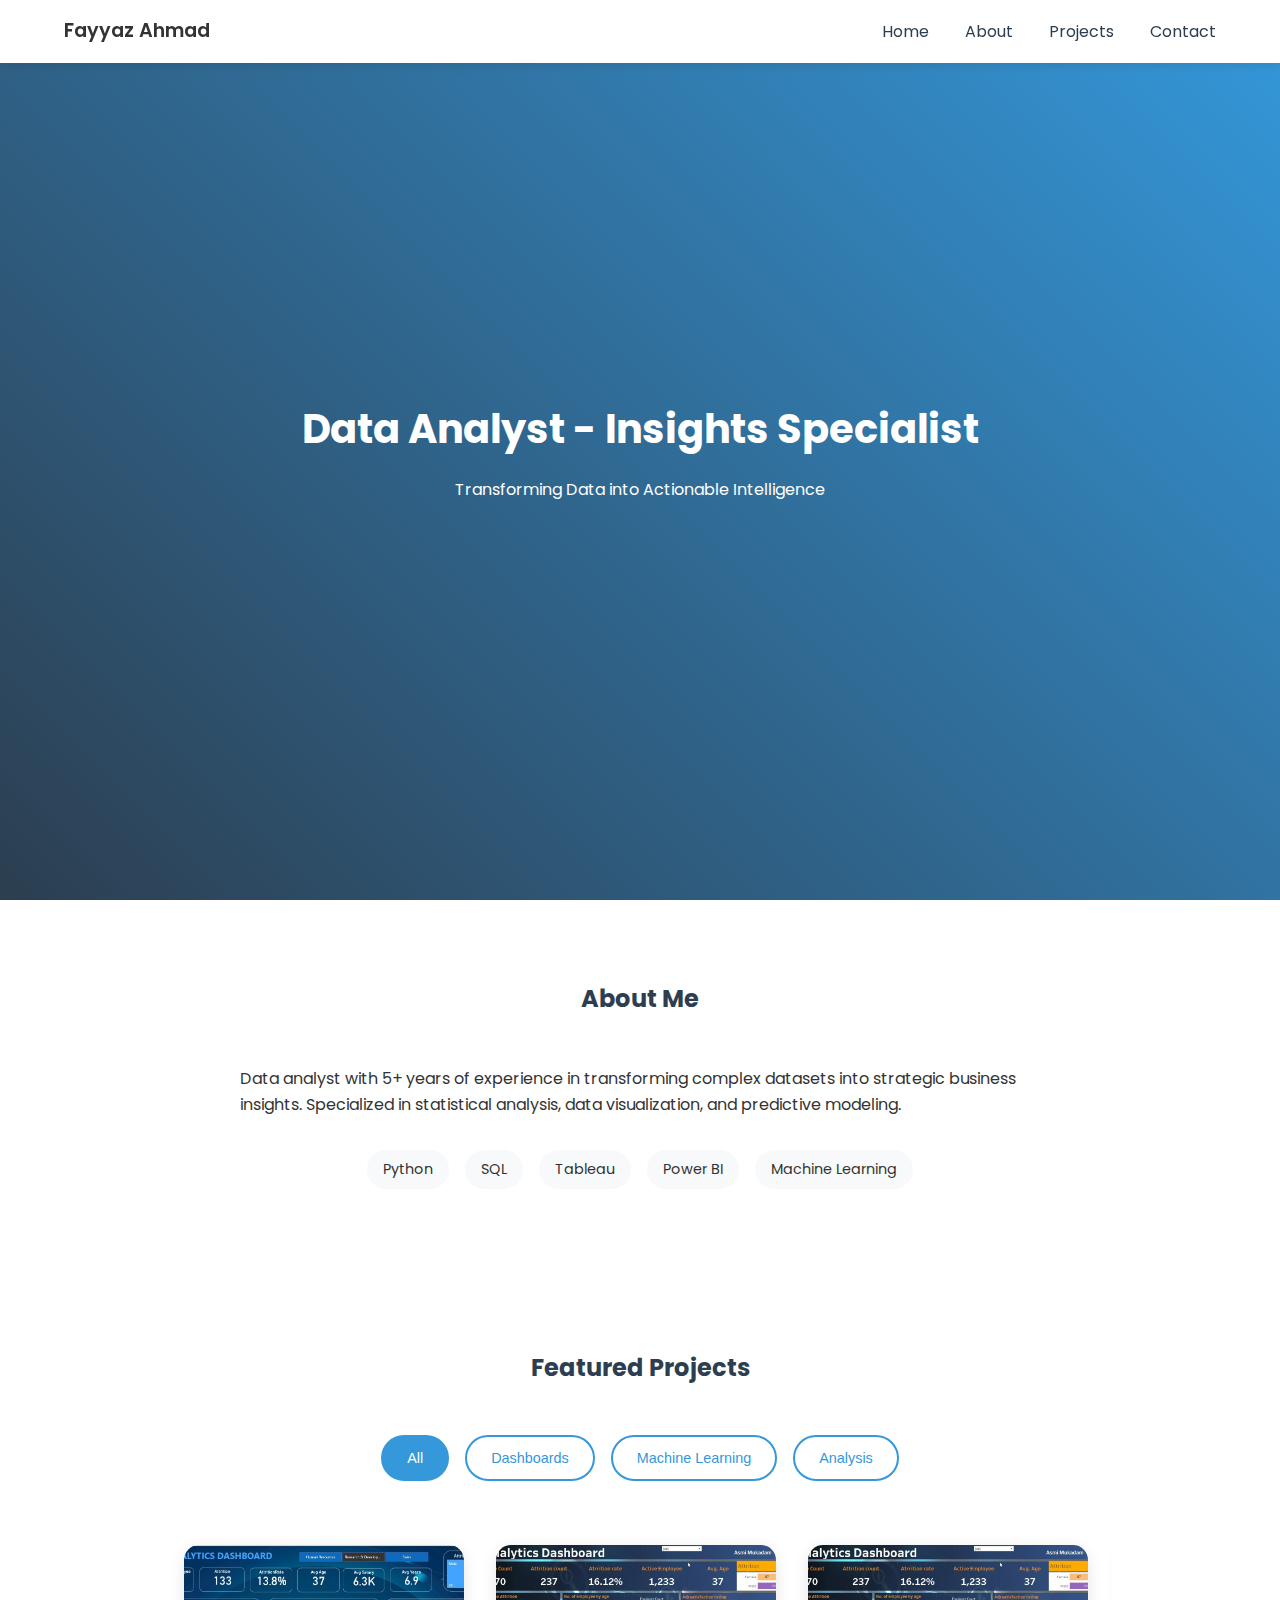
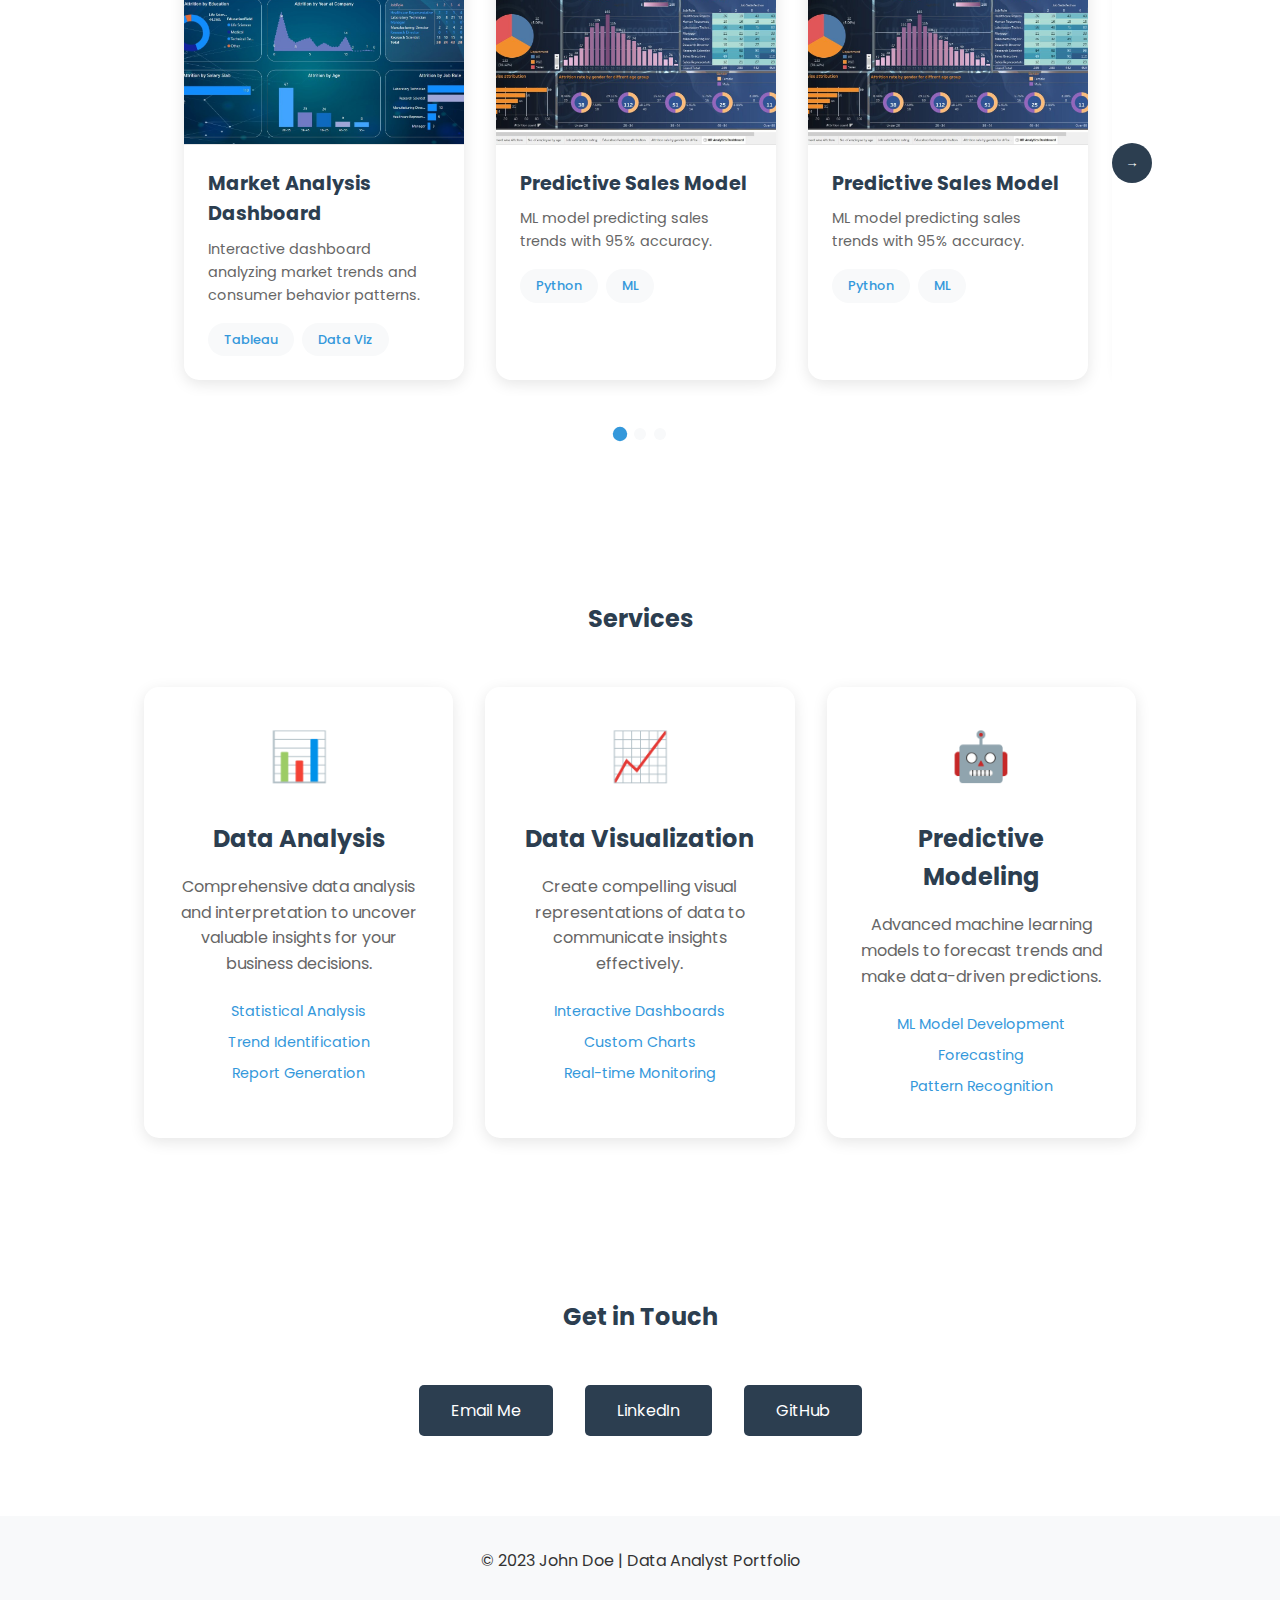
<file: index.html>
<!DOCTYPE html>
<html lang="en">
<head>
    <meta charset="UTF-8">
    <meta name="viewport" content="width=device-width, initial-scale=1.0">
    <title>Data Analyst Portfolio</title>
    <link href="https://fonts.googleapis.com/css2?family=Poppins:wght@300;400;600&display=swap" rel="stylesheet">
    <link rel="stylesheet" href="styles.css">
</head>
<body>
    <nav class="navbar">
        <div class="nav-brand">Fayyaz Ahmad</div>
        <button class="mobile-nav-toggle">☰</button>
        <div class="nav-links">
            <a href="#hero">Home</a>
            <a href="#about">About</a>
            <a href="#projects">Projects</a>
            <a href="#contact">Contact</a>
        </div>
    </nav>

    <section id="hero" class="hero-section">
        <div class="hero-content">
            <h1>Data Analyst - Insights Specialist</h1>
            <p>Transforming Data into Actionable Intelligence</p>
        </div>
    </section>

    <section id="about" class="section">
        <h2>About Me</h2>
        <div class="about-content">
            <div class="about-text">
                <p>Data analyst with 5+ years of experience in transforming complex datasets into strategic business insights. Specialized in statistical analysis, data visualization, and predictive modeling.</p>
            </div>
            <div class="skills">
                <span class="skill-tag">Python</span>
                <span class="skill-tag">SQL</span>
                <span class="skill-tag">Tableau</span>
                <span class="skill-tag">Power BI</span>
                <span class="skill-tag">Machine Learning</span>
            </div>
        </div>
    </section>

    <section id="projects" class="section">
        <h2>Featured Projects</h2>
        <div class="filter-container">
            <button class="filter-btn active" data-filter="all">All</button>
            <button class="filter-btn" data-filter="dashboard">Dashboards</button>
            <button class="filter-btn" data-filter="ml">Machine Learning</button>
            <button class="filter-btn" data-filter="analysis">Analysis</button>
        </div>
        <div class="projects-wrapper">
            <button class="scroll-btn prev-btn">&larr;</button>
            <div class="projects-grid">
                <div class="project-card" data-category="dashboard">
                    <a href="./projects/market-analysis.html" class="project-link">
                        <img src="./images/market-analysis.jpg" alt="Market Analysis">
                        <div class="project-content">
                            <h3>Market Analysis Dashboard</h3>
                            <p>Interactive dashboard analyzing market trends and consumer behavior patterns.</p>
                            <div class="project-tags">
                                <span>Tableau</span>
                                <span>Data Viz</span>
                            </div>
                        </div>
                    </a>
                </div>
                
                <div class="project-card" data-category="ml">
                    <img src="./images/sales-prediction.jpg" alt="Sales Prediction">
                    <div class="project-content">
                        <h3>Predictive Sales Model</h3>
                        <p>ML model predicting sales trends with 95% accuracy.</p>
                        <div class="project-tags">
                            <span>Python</span>
                            <span>ML</span>
                        </div>
                    </div>
                </div>

                <div class="project-card" data-category="ml">
                    <img src="./images/sales-prediction.jpg" alt="Sales Prediction">
                    <div class="project-content">
                        <h3>Predictive Sales Model</h3>
                        <p>ML model predicting sales trends with 95% accuracy.</p>
                        <div class="project-tags">
                            <span>Python</span>
                            <span>ML</span>
                        </div>
                    </div>
                </div>


                
                <div class="project-card" data-category="analysis">
                    <img src="./images/customer-segmentation.jpg" alt="Customer Segmentation">
                    <div class="project-content">
                        <h3>Customer Segmentation</h3>
                        <p>Advanced clustering analysis for targeted marketing strategies.</p>
                        <div class="project-tags">
                            <span>Python</span>
                            <span>Analytics</span>
                        </div>
                    </div>
                </div>
                <div class="project-card" data-category="analysis">
                    <img src="./images/stock.jpg" alt="Customer Segmentation">
                    <div class="project-content">
                        <h3>Customer Segmentation</h3>
                        <p>Advanced clustering analysis for targeted marketing strategies.</p>
                        <div class="project-tags">
                            <span>Python</span>
                            <span>Analytics</span>
                        </div>
                    </div>
                </div>
                <div class="project-card" data-category="analysis">
                    <img src="./images/hr_analytics.jpg" alt="Customer Segmentation">
                    <div class="project-content">
                        <h3>Customer Segmentation</h3>
                        <p>Advanced clustering analysis for targeted marketing strategies.</p>
                        <div class="project-tags">
                            <span>Python</span>
                            <span>Analytics</span>
                        </div>
                    </div>
                </div>
                <div class="project-card" data-category="analysis">
                    <img src="./images/hr_analytics.jpg" alt="Customer Segmentation">
                    <div class="project-content">
                        <h3>Customer Segmentation</h3>
                        <p>Advanced clustering analysis for targeted marketing strategies.</p>
                        <div class="project-tags">
                            <span>Python</span>
                            <span>Analytics</span>
                        </div>
                    </div>
                </div>
            </div>
            <button class="scroll-btn next-btn">&rarr;</button>
        </div>
        <div class="scroll-indicators">
            <!-- Dots will be added dynamically -->
        </div>
    </section>

    <section id="services" class="section">
        <h2>Services</h2>
        <div class="services-grid">
            <div class="service-card">
                <div class="service-icon">📊</div>
                <h3>Data Analysis</h3>
                <p>Comprehensive data analysis and interpretation to uncover valuable insights for your business decisions.</p>
                <ul class="service-features">
                    <li>Statistical Analysis</li>
                    <li>Trend Identification</li>
                    <li>Report Generation</li>
                </ul>
            </div>

            <div class="service-card">
                <div class="service-icon">📈</div>
                <h3>Data Visualization</h3>
                <p>Create compelling visual representations of data to communicate insights effectively.</p>
                <ul class="service-features">
                    <li>Interactive Dashboards</li>
                    <li>Custom Charts</li>
                    <li>Real-time Monitoring</li>
                </ul>
            </div>

            <div class="service-card">
                <div class="service-icon">🤖</div>
                <h3>Predictive Modeling</h3>
                <p>Advanced machine learning models to forecast trends and make data-driven predictions.</p>
                <ul class="service-features">
                    <li>ML Model Development</li>
                    <li>Forecasting</li>
                    <li>Pattern Recognition</li>
                </ul>
            </div>
        </div>
    </section>

    <section id="contact" class="section">
        <h2>Get in Touch</h2>
        <div class="contact-content">
            <a href="mailto:contact@example.com" class="contact-button">Email Me</a>
            <a href="https://linkedin.com" class="contact-button">LinkedIn</a>
            <a href="https://github.com" class="contact-button">GitHub</a>
        </div>
    </section>

    <footer>
        <p>&copy; 2023 John Doe | Data Analyst Portfolio</p>
    </footer>
    <script src="script.js"></script>
</body>
</html>
</file>
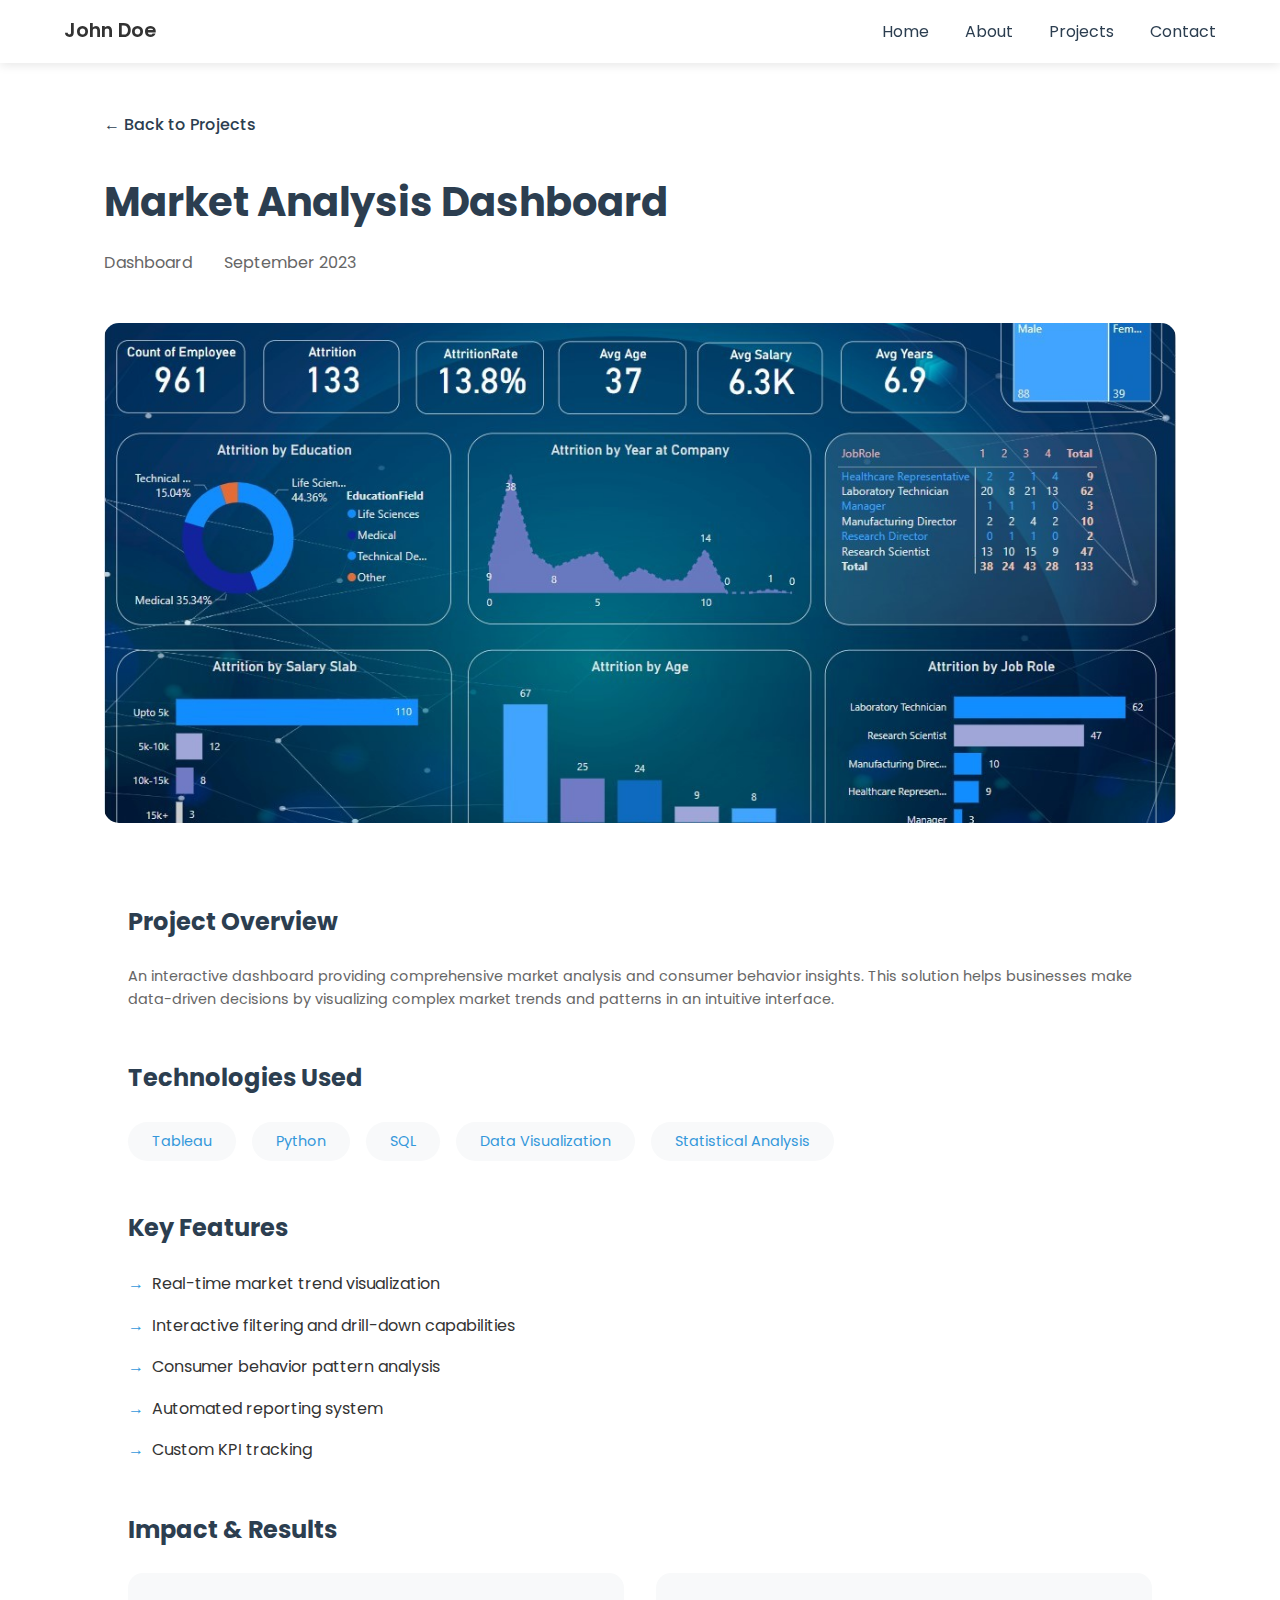
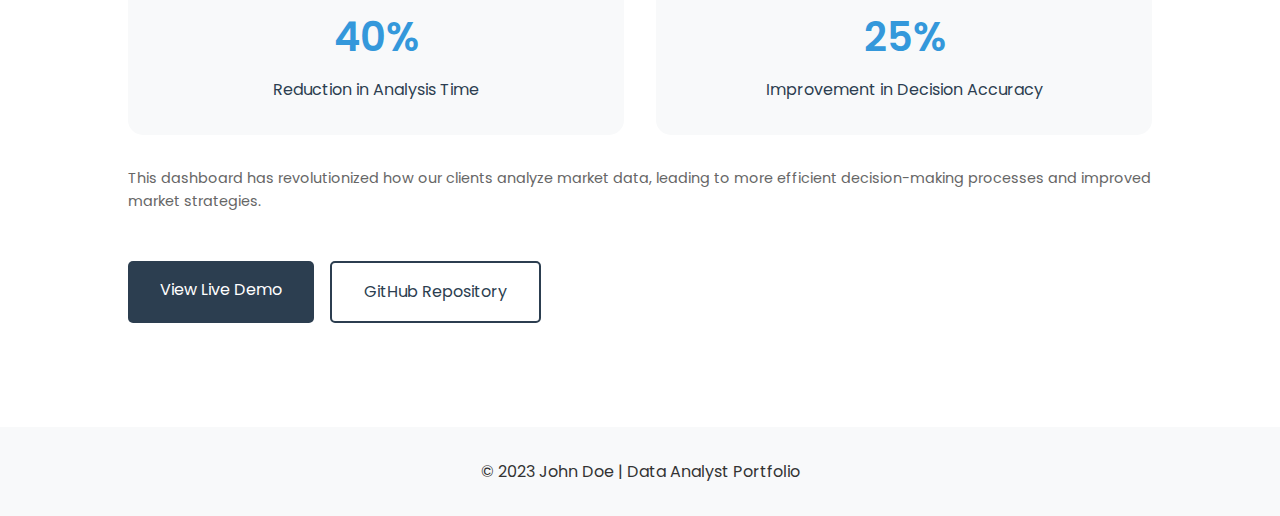
<file: projects/market-analysis.html>
<!DOCTYPE html>
<html lang="en">
<head>
    <meta charset="UTF-8">
    <meta name="viewport" content="width=device-width, initial-scale=1.0">
    <title>Market Analysis Dashboard - Project Details</title>
    <link href="https://fonts.googleapis.com/css2?family=Poppins:wght@300;400;600&display=swap" rel="stylesheet">
    <link rel="stylesheet" href="../styles.css">
    <link rel="stylesheet" href="../project-detail.css">
</head>
<body>
    <nav class="navbar">
        <div class="nav-brand">John Doe</div>
        <button class="mobile-nav-toggle">☰</button>
        <div class="nav-links">
            <a href="../index.html#hero">Home</a>
            <a href="../index.html#about">About</a>
            <a href="../index.html#projects">Projects</a>
            <a href="../index.html#contact">Contact</a>
        </div>
    </nav>

    <main class="project-detail">
        <div class="container">
            <a href="../index.html#projects" class="back-link">&larr; Back to Projects</a>
            
            <header class="project-header">
                <h1>Market Analysis Dashboard</h1>
                <div class="project-meta">
                    <span class="category">Dashboard</span>
                    <span class="date">September 2023</span>
                </div>
            </header>

            <div class="project-hero">
                <img src="../images/market-analysis.jpg" alt="Market Analysis Dashboard">
            </div>

            <div class="project-content">
                <section class="project-overview">
                    <h2>Project Overview</h2>
                    <p>An interactive dashboard providing comprehensive market analysis and consumer behavior insights. This solution helps businesses make data-driven decisions by visualizing complex market trends and patterns in an intuitive interface.</p>
                </section>

                <section class="project-tech">
                    <h2>Technologies Used</h2>
                    <div class="tech-stack">
                        <span>Tableau</span>
                        <span>Python</span>
                        <span>SQL</span>
                        <span>Data Visualization</span>
                        <span>Statistical Analysis</span>
                    </div>
                </section>

                <section class="project-features">
                    <h2>Key Features</h2>
                    <ul>
                        <li>Real-time market trend visualization</li>
                        <li>Interactive filtering and drill-down capabilities</li>
                        <li>Consumer behavior pattern analysis</li>
                        <li>Automated reporting system</li>
                        <li>Custom KPI tracking</li>
                    </ul>
                </section>

                <section class="project-impact">
                    <h2>Impact & Results</h2>
                    <div class="impact-metrics">
                        <div class="metric">
                            <span class="number">40%</span>
                            <span class="label">Reduction in Analysis Time</span>
                        </div>
                        <div class="metric">
                            <span class="number">25%</span>
                            <span class="label">Improvement in Decision Accuracy</span>
                        </div>
                    </div>
                    <p>This dashboard has revolutionized how our clients analyze market data, leading to more efficient decision-making processes and improved market strategies.</p>
                </section>

                <section class="project-links">
                    <a href="#" class="project-btn">View Live Demo</a>
                    <a href="#" class="project-btn secondary">GitHub Repository</a>
                </section>
            </div>
        </div>
    </main>

    <footer>
        <p>&copy; 2023 John Doe | Data Analyst Portfolio</p>
    </footer>
    <script src="../script.js"></script>
</body>
</html>
</file>
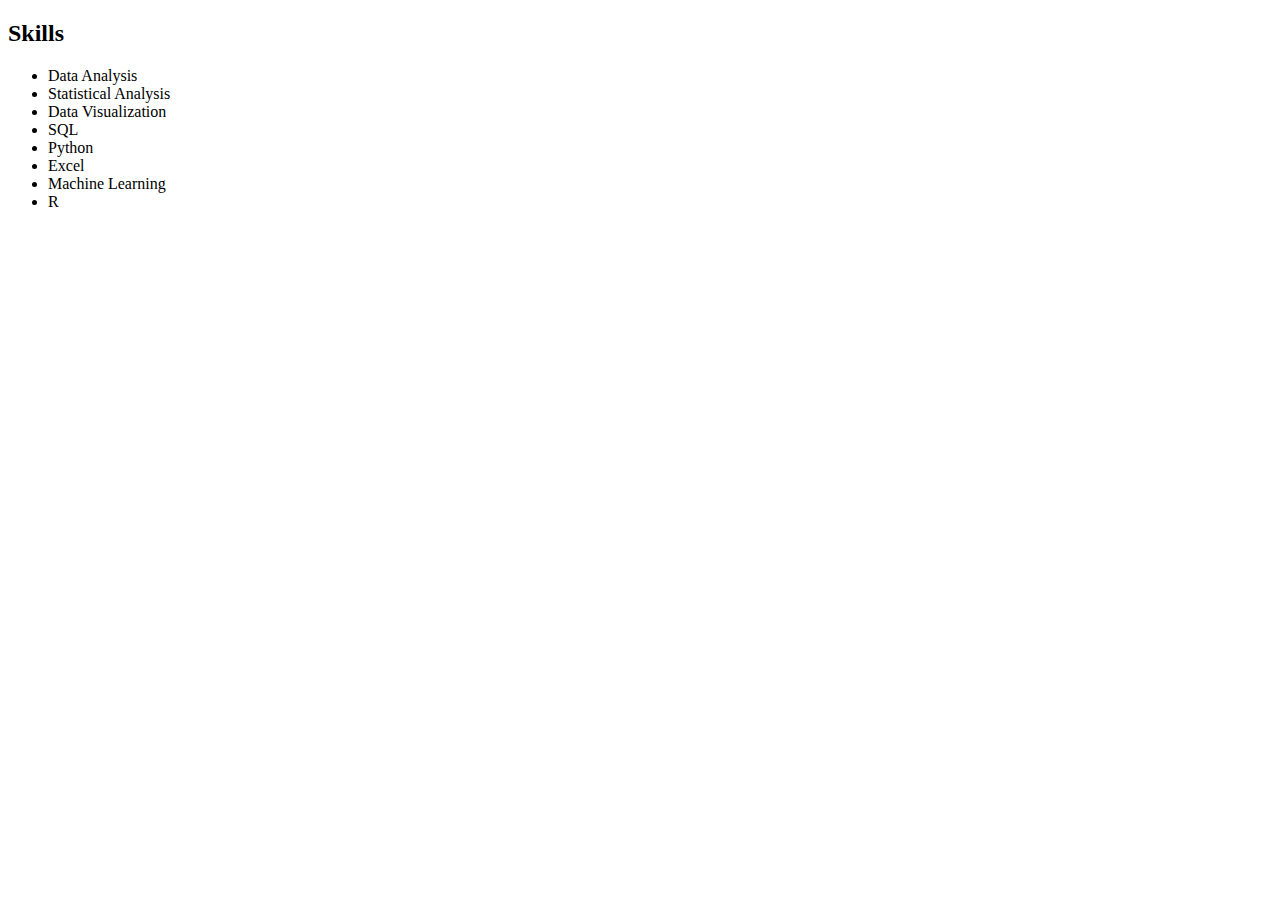
<file: src/sections/skills.html>
<!DOCTYPE html>
<html lang="en">
<head>
    <meta charset="UTF-8">
    <meta name="viewport" content="width=device-width, initial-scale=1.0">
    <title>Skills</title>
</head>
<body>
    <section id="skills">
        <h2>Skills</h2>
        <ul>
            <li>Data Analysis</li>
            <li>Statistical Analysis</li>
            <li>Data Visualization</li>
            <li>SQL</li>
            <li>Python</li>
            <li>Excel</li>
            <li>Machine Learning</li>
            <li>R</li>
        </ul>
    </section>
</body>
</html>
</file>
<file: styles.css>
:root {
    --primary-color: #2c3e50;
    --accent-color: #3498db;
    --text-color: #333;
    --light-bg: #f8f9fa;
}

* {
    margin: 0;
    padding: 0;
    box-sizing: border-box;
}

body {
    font-family: 'Poppins', sans-serif;
    line-height: 1.6;
    color: var(--text-color);
    scroll-behavior: smooth;
}

.navbar {
    position: fixed;
    width: 100%;
    padding: 1rem 5%;
    background: white;
    box-shadow: 0 2px 10px rgba(0,0,0,0.1);
    display: flex;
    justify-content: space-between;
    align-items: center;
    z-index: 1000;
}

.nav-brand {
    font-weight: 600;
    font-size: 1.2rem;
}

.nav-links a {
    margin-left: 2rem;
    text-decoration: none;
    color: var(--primary-color);
    transition: color 0.3s;
}

.nav-links a:hover {
    color: var(--accent-color);
}

.hero-section {
    height: 100vh;
    display: flex;
    align-items: center;
    justify-content: center;
    background: linear-gradient(45deg, var(--primary-color), var(--accent-color));
    color: white;
    text-align: center;
}

.hero-content h1 {
    font-size: 2.5rem;
    margin-bottom: 1rem;
}

.section {
    padding: 5rem 10%;
}

.section h2 {
    text-align: center;
    margin-bottom: 3rem;
    color: var(--primary-color);
}

.about-content {
    max-width: 800px;
    margin: 0 auto;
}

.skills {
    margin-top: 2rem;
    display: flex;
    flex-wrap: wrap;
    gap: 1rem;
    justify-content: center;
}

.skill-tag {
    padding: 0.5rem 1rem;
    background: var(--light-bg);
    border-radius: 20px;
    font-size: 0.9rem;
}

.projects-wrapper {
    position: relative;
    display: flex;
    align-items: center;
    margin: 2rem 0;
}

.projects-grid {
    display: flex;
    overflow-x: auto;
    gap: 2rem;
    padding: 1rem;
    margin: 0 40px;
    scroll-behavior: smooth;
    scrollbar-width: none; /* Firefox */
    -ms-overflow-style: none; /* IE and Edge */
    transition: all 0.6s cubic-bezier(0.4, 0, 0.2, 1);
}

.projects-grid::-webkit-scrollbar {
    display: none; /* Chrome, Safari and Opera */
}

.project-card {
    background: white;
    border-radius: 15px;
    overflow: hidden;
    box-shadow: 0 4px 15px rgba(0, 0, 0, 0.1);
    transition: all 0.4s ease;
    opacity: 1;
    transform: translateY(0);
    height: auto;
    visibility: visible;
    min-width: 280px;
    max-width: 280px;
    flex: 0 0 auto;
}

.project-card.hide {
    opacity: 0;
    transform: translateY(20px);
    height: 0;
    margin: 0;
    padding: 0;
    visibility: hidden;
}

.project-card img {
    width: 100%;
    height: 200px;
    object-fit: cover;
    border-bottom: 1px solid rgba(0, 0, 0, 0.1);
    border-radius: 8px 8px 0 0;
    display: block;
}

.project-card .project-link {
    text-decoration: none;
    color: inherit;
    display: block;
}

.project-card:hover {
    transform: translateY(-5px);
}

.project-content {
    padding: 1.5rem;
}

.project-content h3 {
    color: var(--primary-color);
    margin-bottom: 0.5rem;
    font-size: 1.2rem;
}

.project-content p {
    color: #666;
    font-size: 0.9rem;
    margin-bottom: 1rem;
}

.project-tags {
    display: flex;
    flex-wrap: wrap;
    gap: 0.5rem;
}

.project-tags span {
    background: var(--light-bg);
    color: var(--accent-color);
    padding: 0.4rem 1rem;
    border-radius: 20px;
    font-size: 0.8rem;
    font-weight: 500;
}

.scroll-btn {
    position: absolute;
    top: 50%;
    transform: translateY(-50%);
    background: var(--primary-color);
    color: white;
    border: none;
    width: 40px;
    height: 40px;
    border-radius: 50%;
    cursor: pointer;
    z-index: 10;
    transition: background-color 0.3s;
}

.scroll-btn:hover {
    background: var(--accent-color);
}

.prev-btn {
    left: 0;
}

.next-btn {
    right: 0;
}

.scroll-indicators {
    display: flex;
    justify-content: center;
    gap: 0.5rem;
    margin-top: 2rem;
}

.scroll-dot {
    width: 12px;
    height: 12px;
    border-radius: 50%;
    background: var(--light-bg);
    cursor: pointer;
    transition: all 0.3s ease;
}

.scroll-dot.active {
    background: var(--accent-color);
    transform: scale(1.2);
}

.filter-container {
    display: flex;
    justify-content: center;
    gap: 1rem;
    margin-bottom: 3rem;
    flex-wrap: wrap;
}

.filter-btn {
    padding: 0.8rem 1.5rem;
    border: 2px solid var(--accent-color);
    background: transparent;
    color: var(--accent-color);
    border-radius: 25px;
    cursor: pointer;
    transition: all 0.3s ease;
    font-size: 0.9rem;
    font-weight: 500;
}

.filter-btn:hover {
    background: var(--accent-color);
    color: white;
}

.filter-btn.active {
    background: var(--accent-color);
    color: white;
}

.contact-content {
    display: flex;
    justify-content: center;
    gap: 2rem;
    margin-top: 2rem;
}

.contact-button {
    padding: 0.8rem 2rem;
    background: var(--primary-color);
    color: white;
    text-decoration: none;
    border-radius: 5px;
    transition: background 0.3s;
}

.contact-button:hover {
    background: var(--accent-color);
}

footer {
    text-align: center;
    padding: 2rem;
    background: var(--light-bg);
}

.services-grid {
    display: grid;
    grid-template-columns: repeat(auto-fit, minmax(300px, 1fr));
    gap: 2rem;
    margin-top: 2rem;
    padding: 0 1rem;
}

.service-card {
    background: white;
    padding: 2rem;
    border-radius: 15px;
    box-shadow: 0 4px 15px rgba(0, 0, 0, 0.1);
    transition: transform 0.3s ease;
    text-align: center;
}

.service-card:hover {
    transform: translateY(-10px);
}

.service-icon {
    font-size: 3rem;
    margin-bottom: 1.5rem;
}

.service-card h3 {
    color: var(--primary-color);
    margin-bottom: 1rem;
    font-size: 1.5rem;
}

.service-card p {
    color: #666;
    margin-bottom: 1.5rem;
    line-height: 1.6;
}

.service-features {
    list-style: none;
    padding: 0;
    text-align: center;
}

.service-features li {
    margin: 0.5rem 0;
    color: var(--accent-color);
    font-size: 0.9rem;
}

/* Mobile Navigation */
.mobile-nav-toggle {
    display: none;
    background: none;
    border: none;
    font-size: 1.5rem;
    cursor: pointer;
    padding: 0.5rem;
    color: var(--primary-color);
    z-index: 1001;
}

/* Update media queries */
@media (max-width: 768px) {
    .mobile-nav-toggle {
        display: block;
    }

    .nav-links {
        position: fixed;
        top: 0;
        right: -100%;
        height: 100vh;
        width: 70%;
        background: white;
        padding: 80px 2rem 2rem;
        transition: right 0.3s ease;
        flex-direction: column;
        align-items: flex-start;
        box-shadow: -5px 0 15px rgba(0,0,0,0.1);
    }

    .nav-links.active {
        right: 0;
    }

    .nav-links a {
        margin: 1rem 0;
        font-size: 1.2rem;
        display: block;
    }

    .section {
        padding: 3rem 5%;
    }

    .hero-content h1 {
        font-size: 2rem;
    }

    .projects-wrapper {
        margin: 1rem -5%;
    }

    .projects-grid {
        gap: 1rem;
        padding: 0.5rem;
        margin: 0 30px;
    }

    .project-card {
        min-width: 260px;
        max-width: 260px;
    }

    .scroll-btn {
        width: 30px;
        height: 30px;
        font-size: 0.8rem;
    }

    .services-grid {
        gap: 1rem;
    }

    .service-card {
        padding: 1.5rem;
    }

    .contact-content {
        flex-direction: column;
        gap: 1rem;
    }

    .contact-button {
        text-align: center;
    }

    /* Improve touch targets */
    .filter-btn, .scroll-dot, .scroll-btn {
        min-height: 44px;
        min-width: 44px;
    }
}

/* Add styles for landscape mode */
@media (max-width: 768px) and (orientation: landscape) {
    .hero-section {
        min-height: 100vh;
        height: auto;
        padding: 6rem 0;
    }

    .nav-links {
        padding-top: 60px;
    }
}

/* Add styles for very small devices */
@media (max-width: 360px) {
    .project-card {
        min-width: 220px;
        max-width: 220px;
    }

    .filter-container {
        gap: 0.5rem;
    }

    .filter-btn {
        padding: 0.5rem 1rem;
        font-size: 0.8rem;
    }
}
</file>
<file: project-detail.css>
.project-detail {
    padding-top: 80px;
}

.container {
    max-width: 1200px;
    margin: 0 auto;
    padding: 2rem 5%;
}

.back-link {
    display: inline-block;
    color: var(--primary-color);
    text-decoration: none;
    margin-bottom: 2rem;
    font-weight: 500;
    transition: color 0.3s;
}

.back-link:hover {
    color: var(--accent-color);
}

.project-header {
    margin-bottom: 3rem;
}

.project-header h1 {
    font-size: 2.5rem;
    color: var(--primary-color);
    margin-bottom: 1rem;
}

.project-meta {
    display: flex;
    gap: 2rem;
    color: #666;
}

.project-hero {
    margin-bottom: 3rem;
}

.project-hero img {
    width: 100%;
    max-height: 500px;
    object-fit: cover;
    border-radius: 15px;
}

.project-content section {
    margin-bottom: 3rem;
}

.project-content h2 {
    color: var(--primary-color);
    margin-bottom: 1.5rem;
}

.tech-stack {
    display: flex;
    flex-wrap: wrap;
    gap: 1rem;
}

.tech-stack span {
    padding: 0.5rem 1.5rem;
    background: var(--light-bg);
    border-radius: 25px;
    font-size: 0.9rem;
    color: var(--accent-color);
}

.project-features ul {
    list-style: none;
    padding: 0;
}

.project-features li {
    margin: 1rem 0;
    padding-left: 1.5rem;
    position: relative;
}

.project-features li:before {
    content: "→";
    position: absolute;
    left: 0;
    color: var(--accent-color);
}

.impact-metrics {
    display: grid;
    grid-template-columns: repeat(auto-fit, minmax(200px, 1fr));
    gap: 2rem;
    margin-bottom: 2rem;
}

.metric {
    text-align: center;
    padding: 2rem;
    background: var(--light-bg);
    border-radius: 15px;
}

.metric .number {
    display: block;
    font-size: 2.5rem;
    font-weight: 600;
    color: var(--accent-color);
    margin-bottom: 0.5rem;
}

.metric .label {
    color: var(--primary-color);
}

.project-links {
    display: flex;
    gap: 1rem;
    flex-wrap: wrap;
}

.project-btn {
    padding: 1rem 2rem;
    background: var(--primary-color);
    color: white;
    text-decoration: none;
    border-radius: 5px;
    transition: background 0.3s;
}

.project-btn:hover {
    background: var(--accent-color);
}

.project-btn.secondary {
    background: transparent;
    border: 2px solid var(--primary-color);
    color: var(--primary-color);
}

.project-btn.secondary:hover {
    background: var(--primary-color);
    color: white;
}

@media (max-width: 768px) {
    .project-header h1 {
        font-size: 2rem;
    }

    .project-meta {
        flex-direction: column;
        gap: 0.5rem;
    }

    .impact-metrics {
        grid-template-columns: 1fr;
    }

    .project-links {
        flex-direction: column;
    }

    .project-btn {
        text-align: center;
    }
}
</file>
